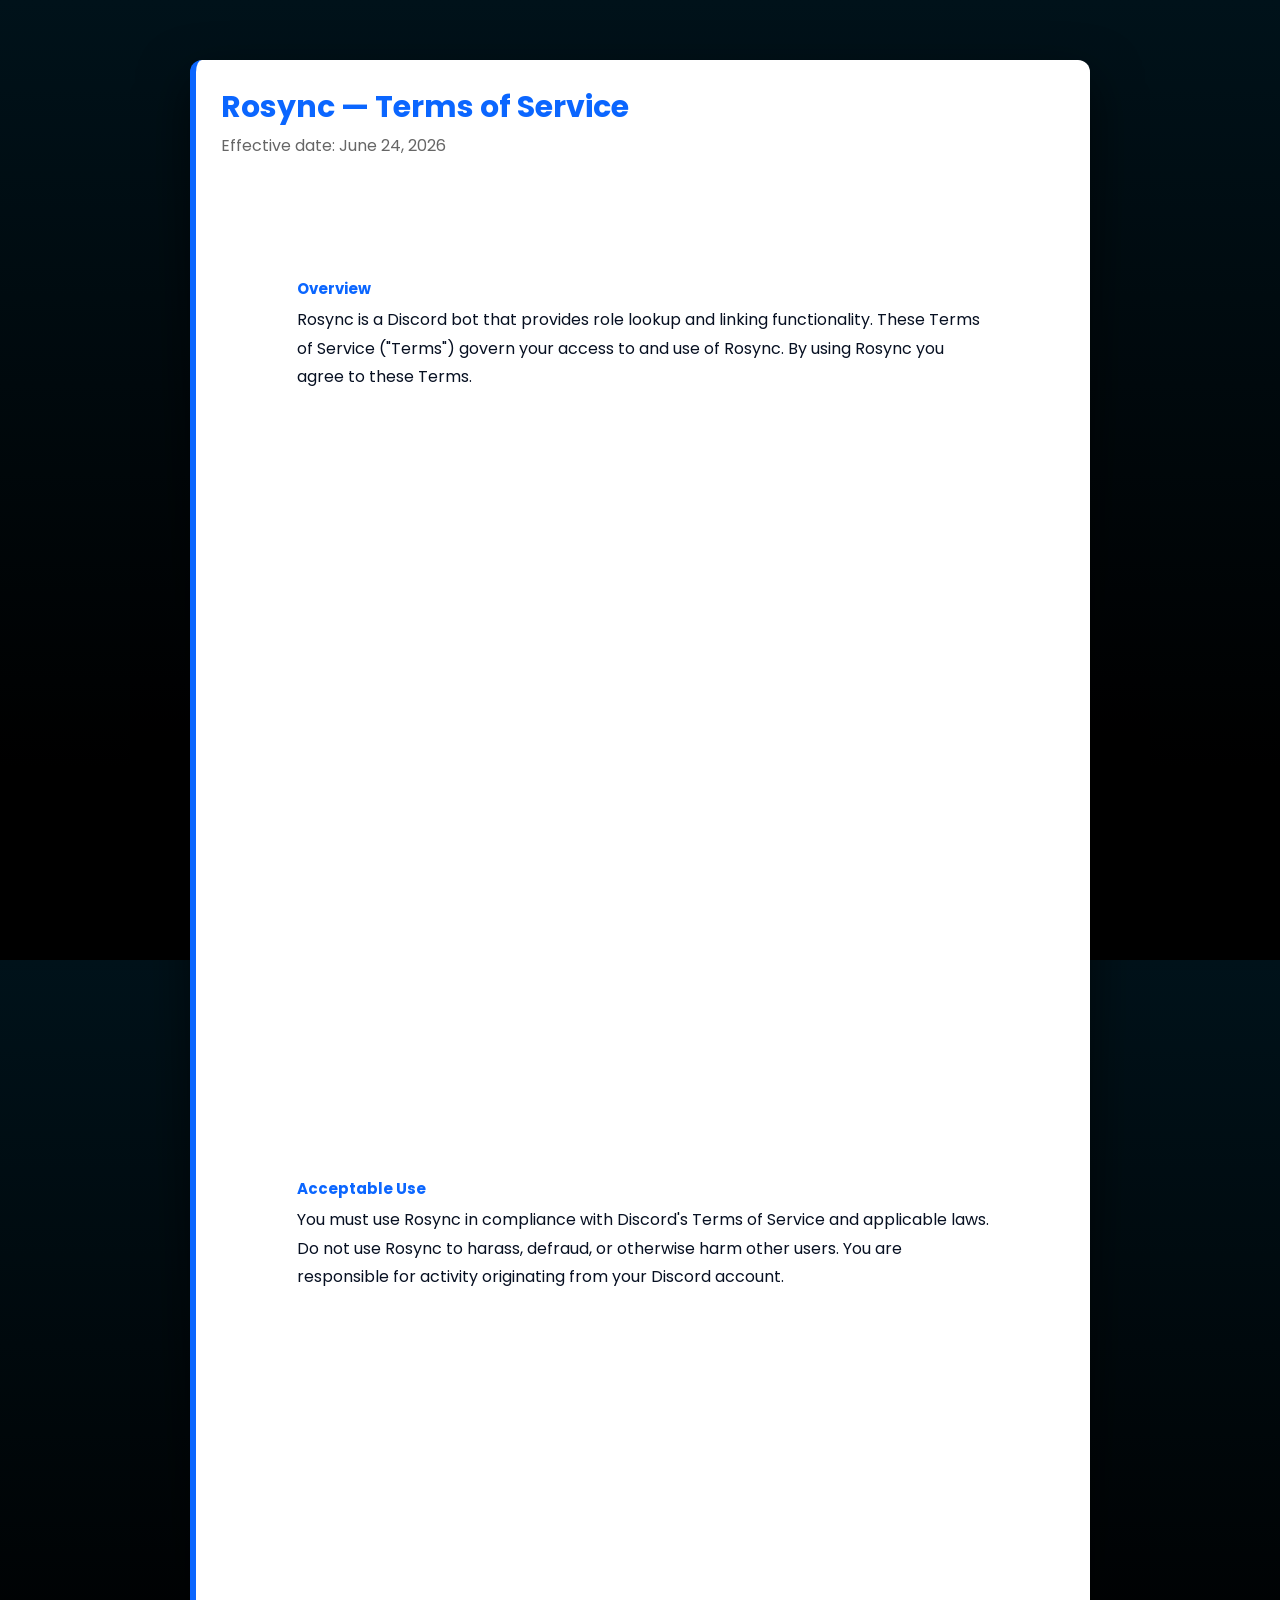
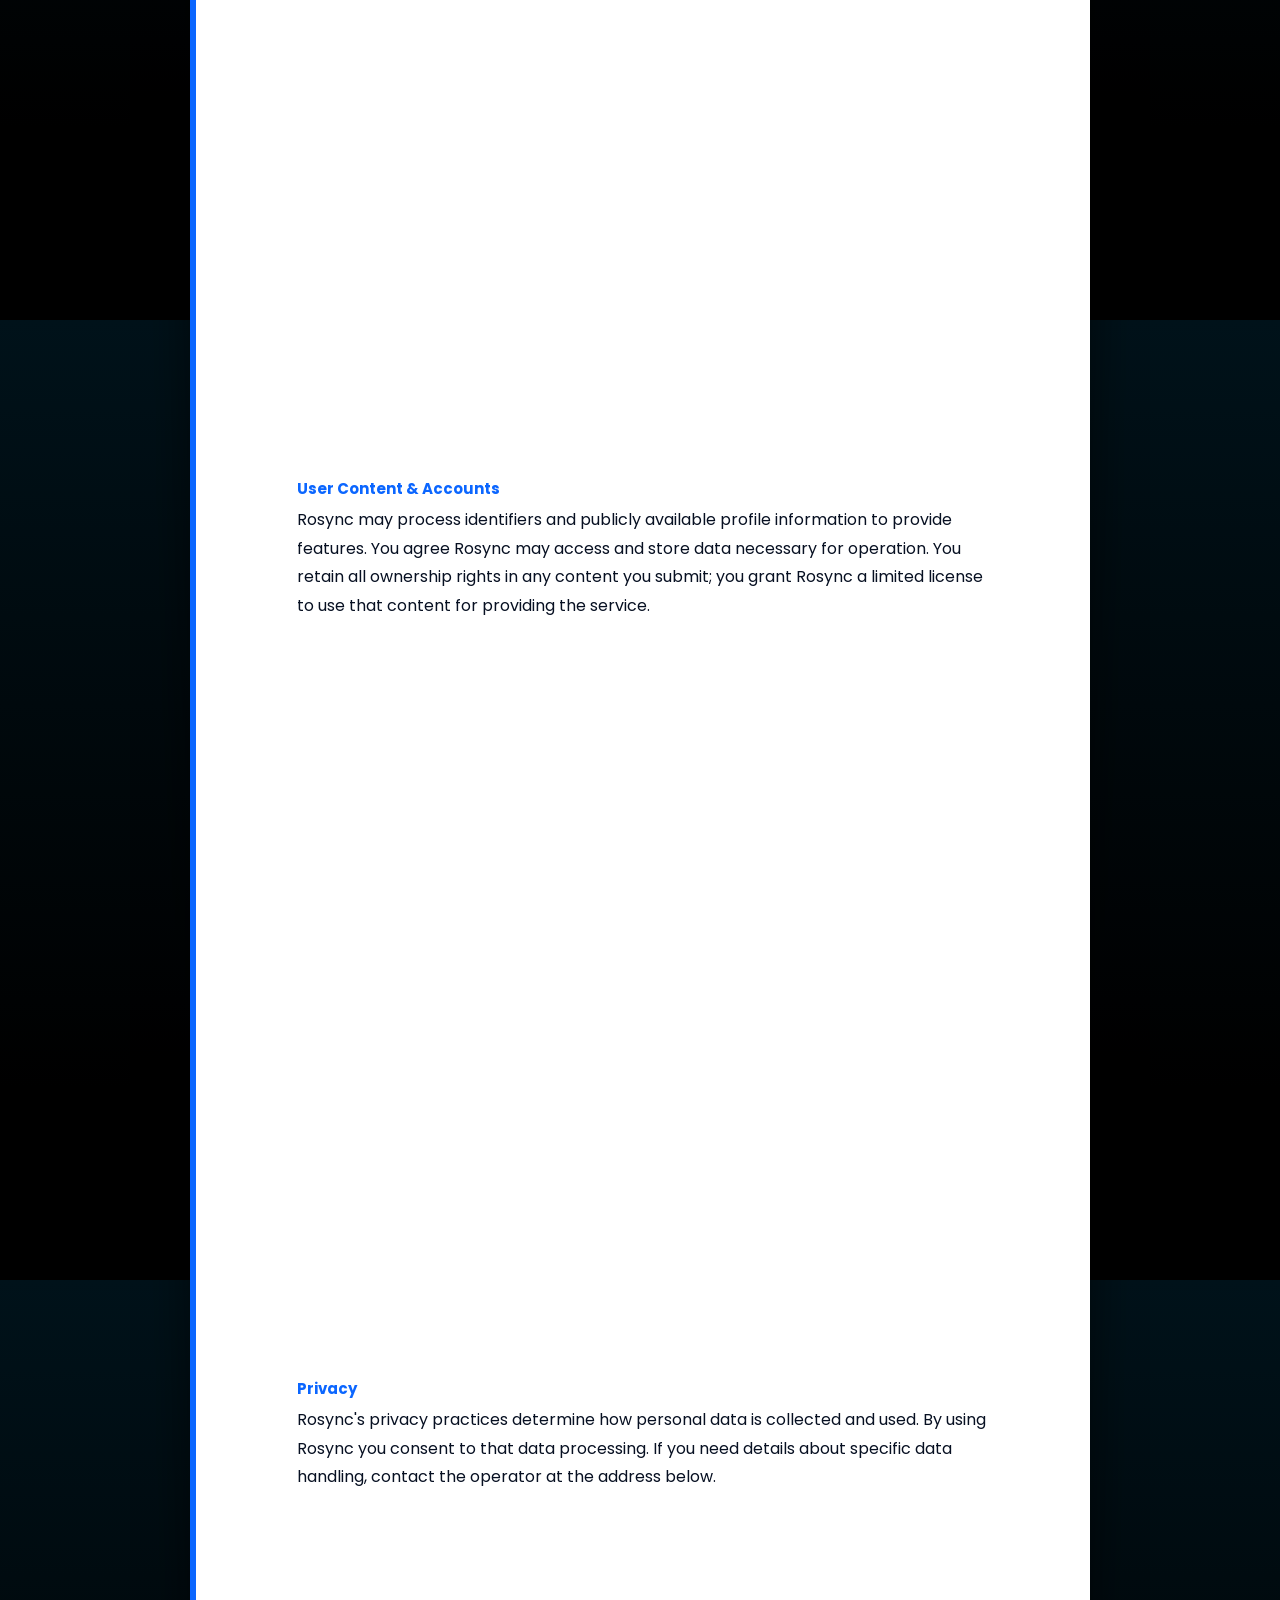
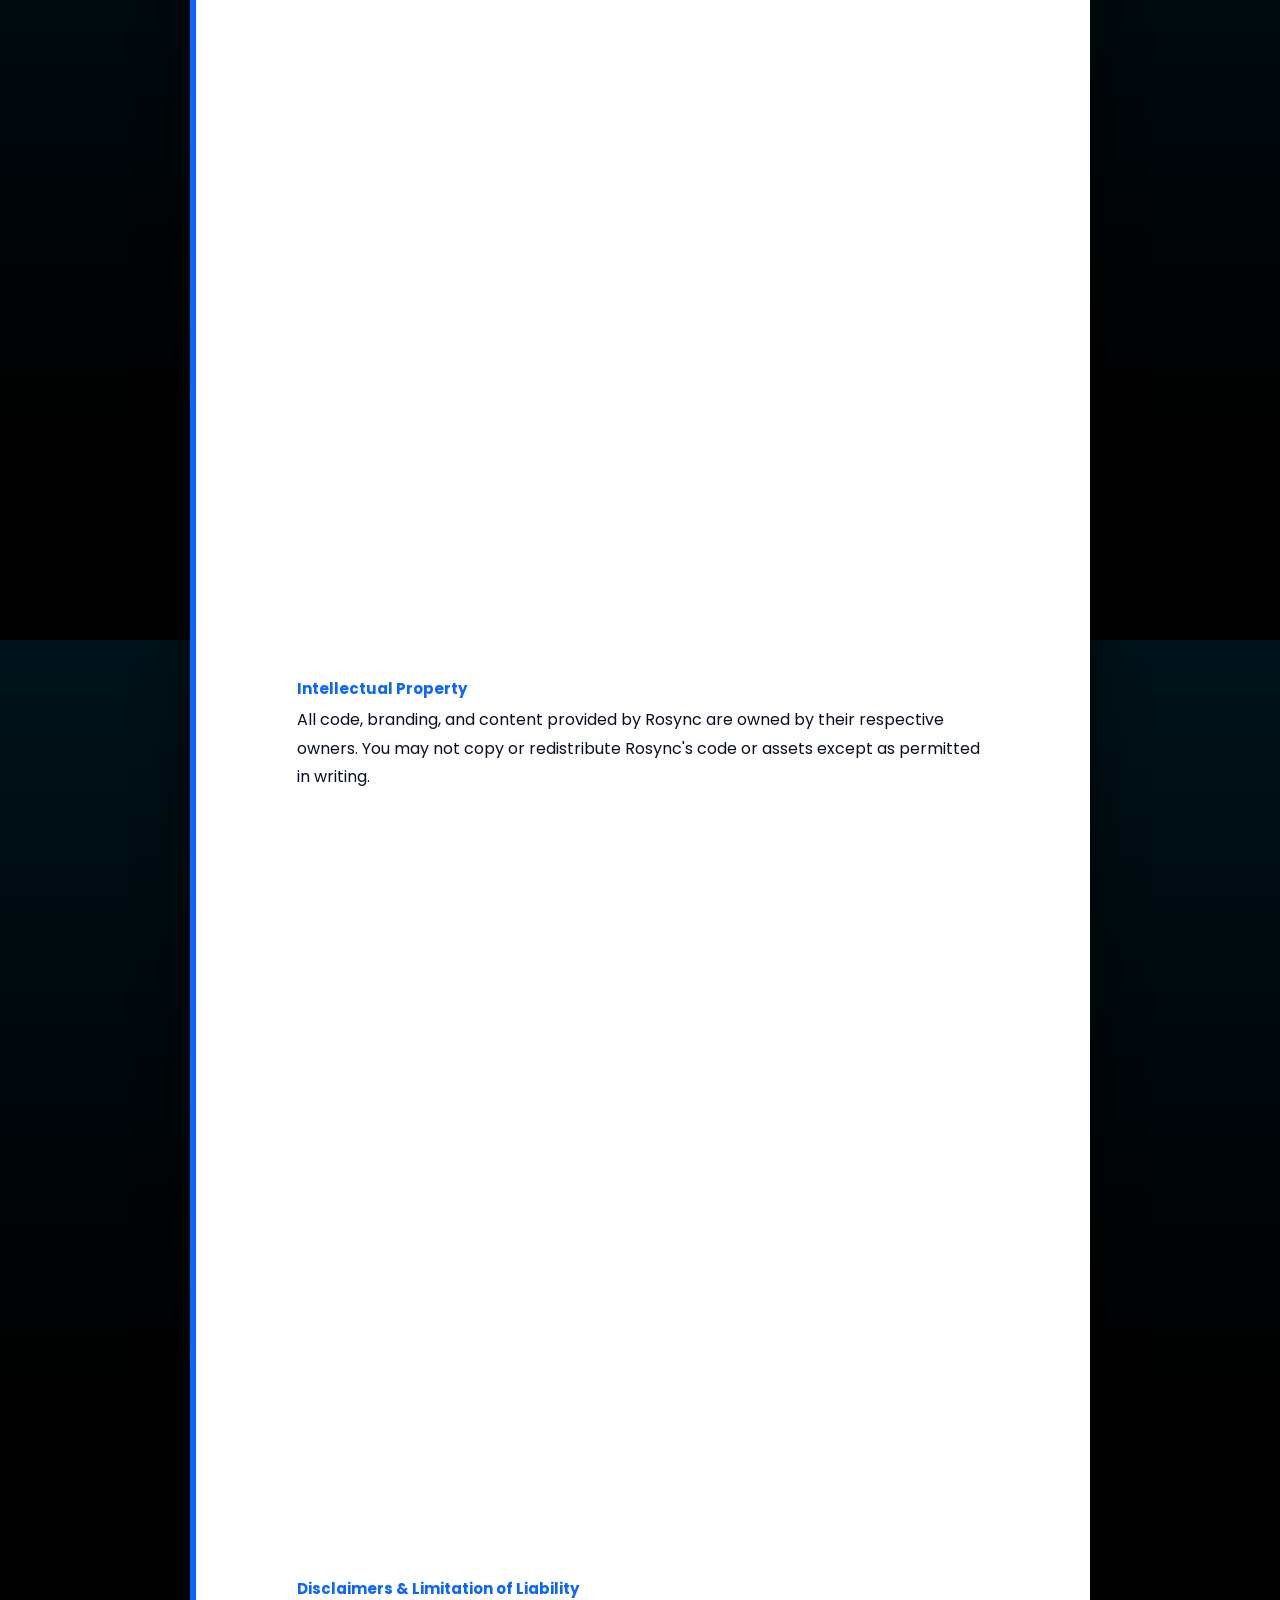
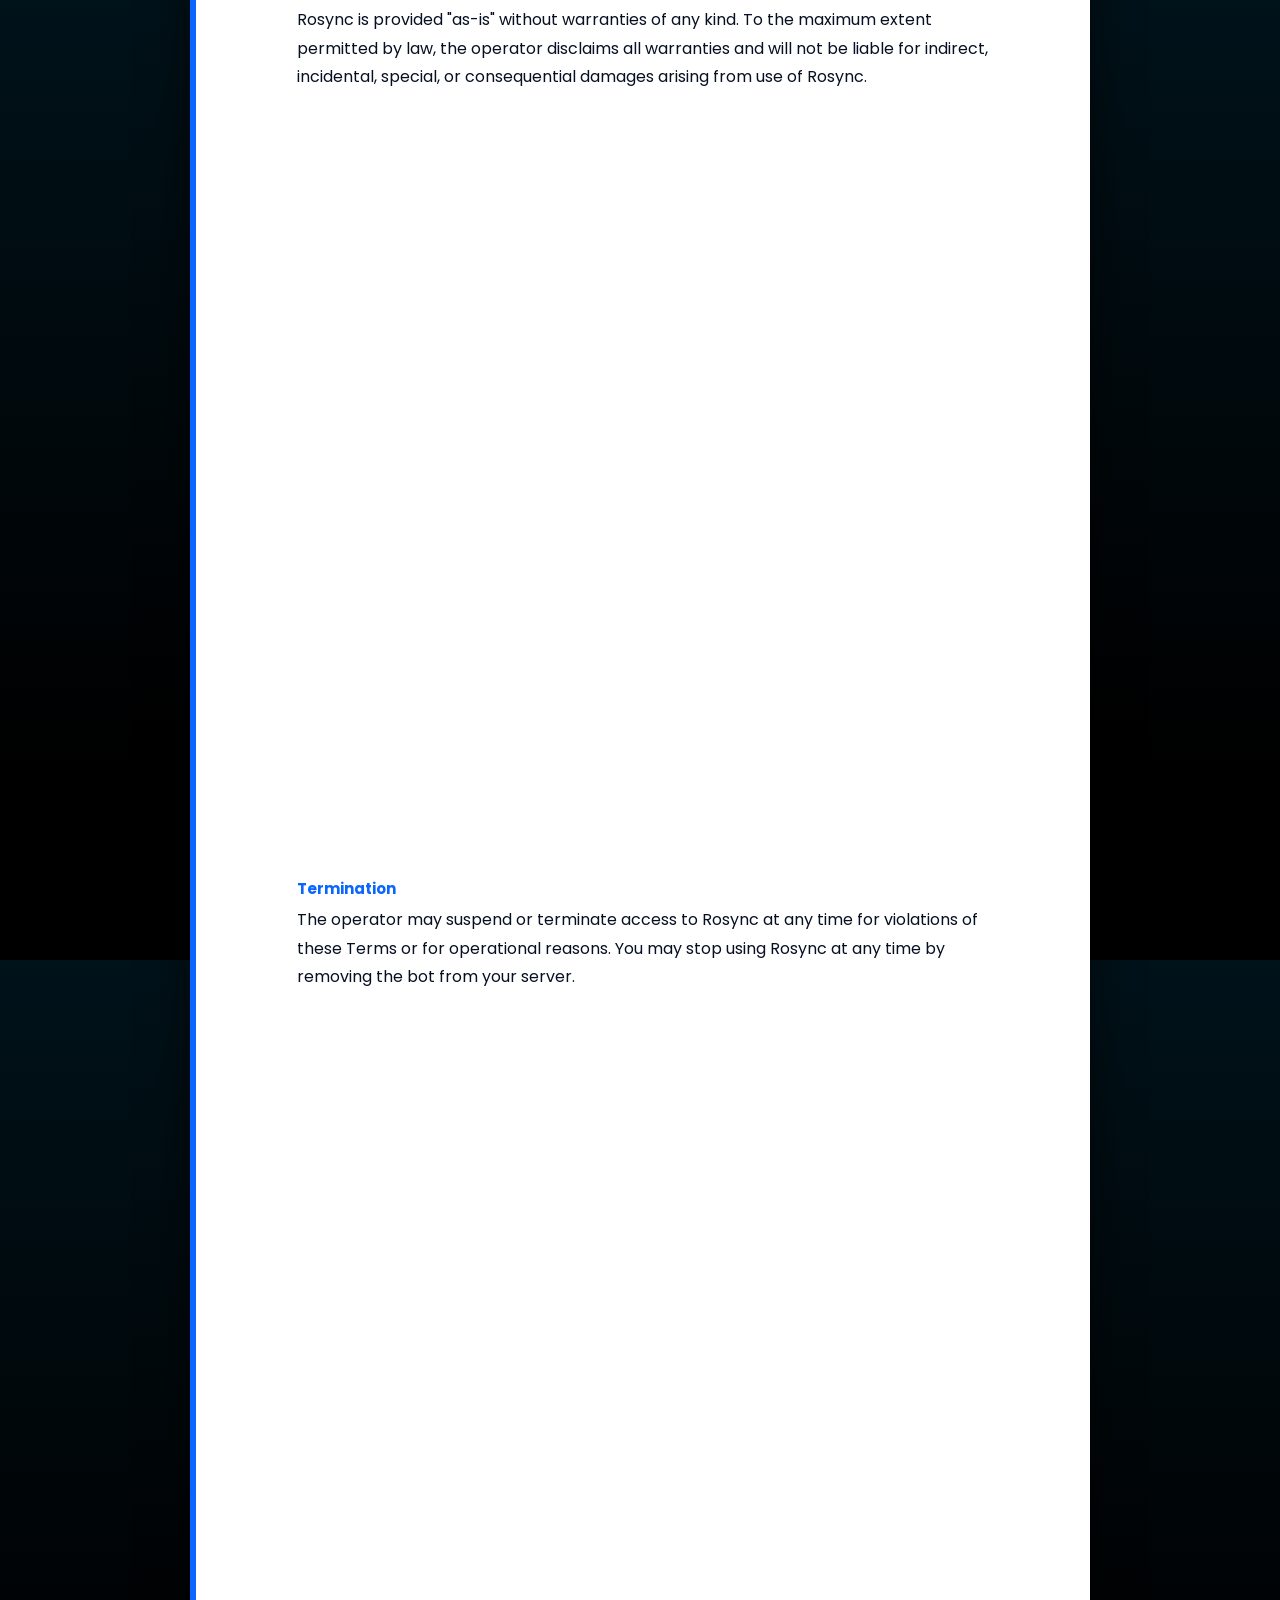
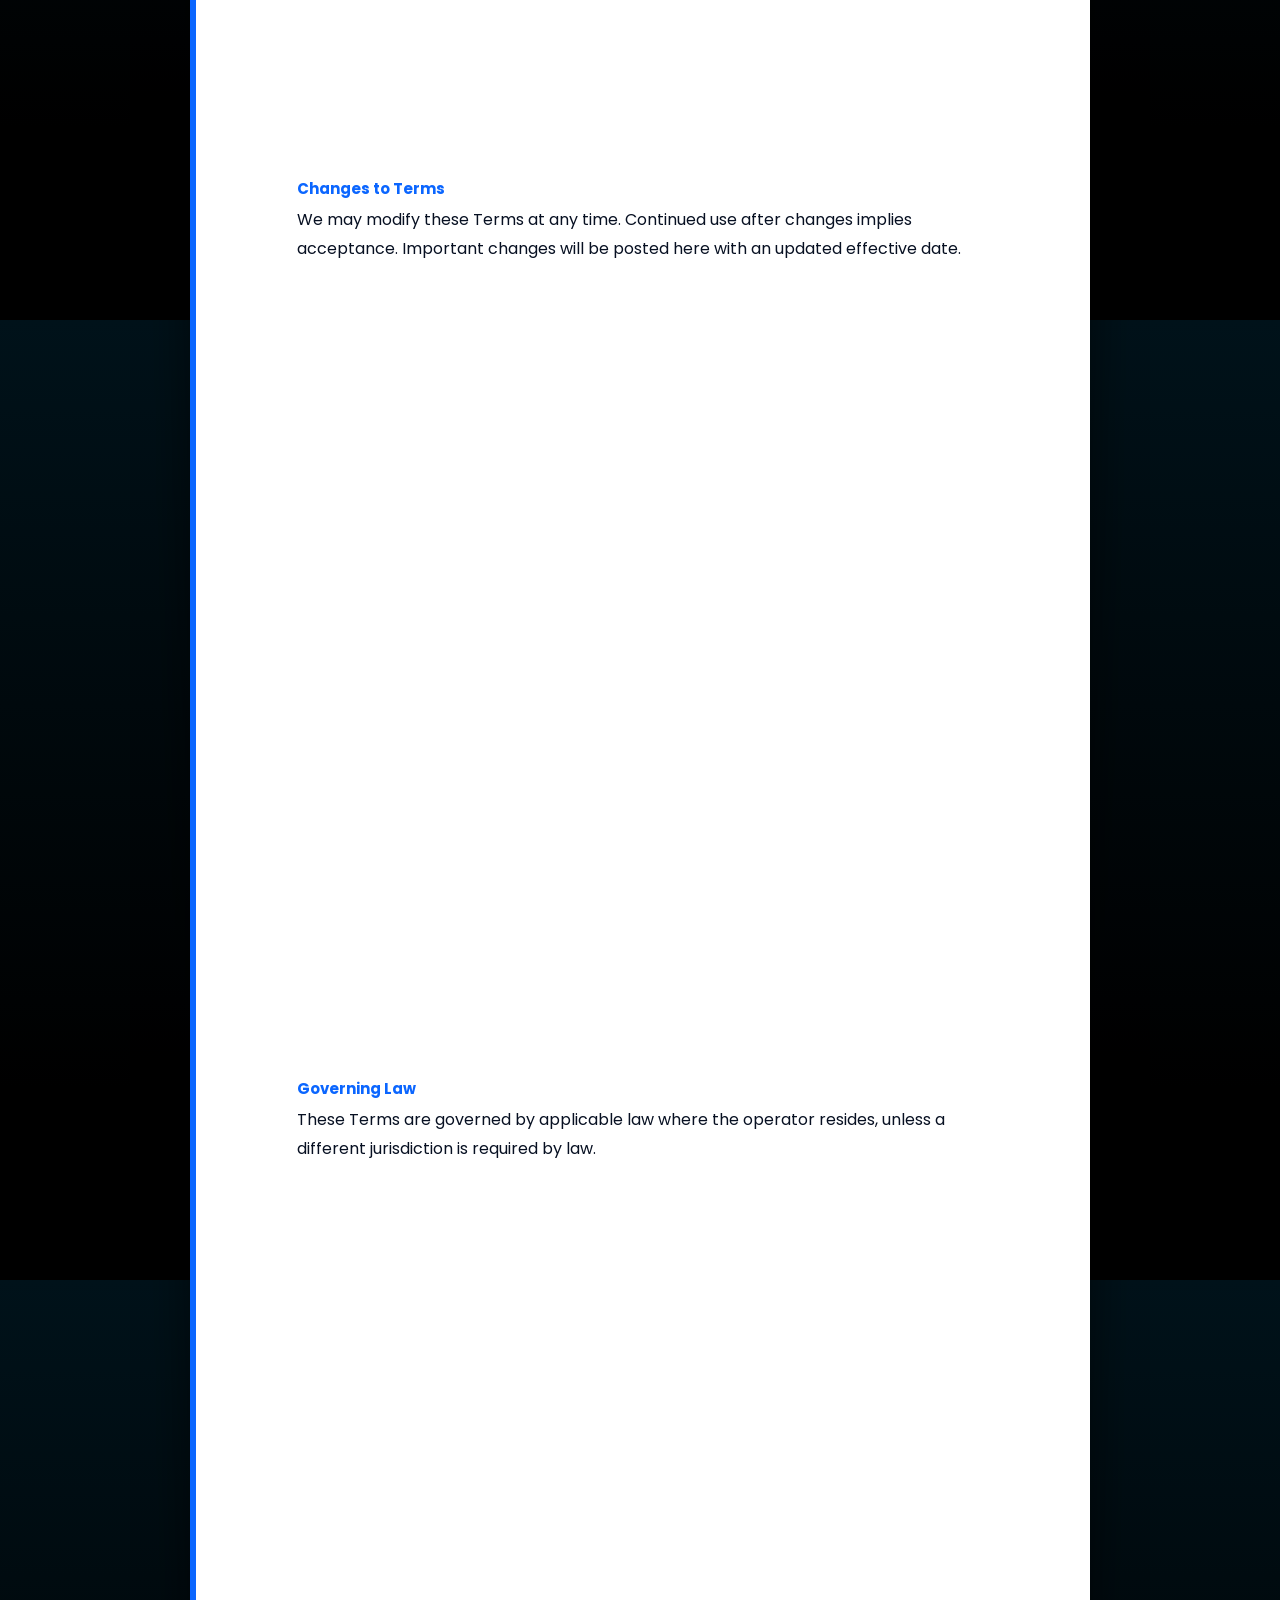
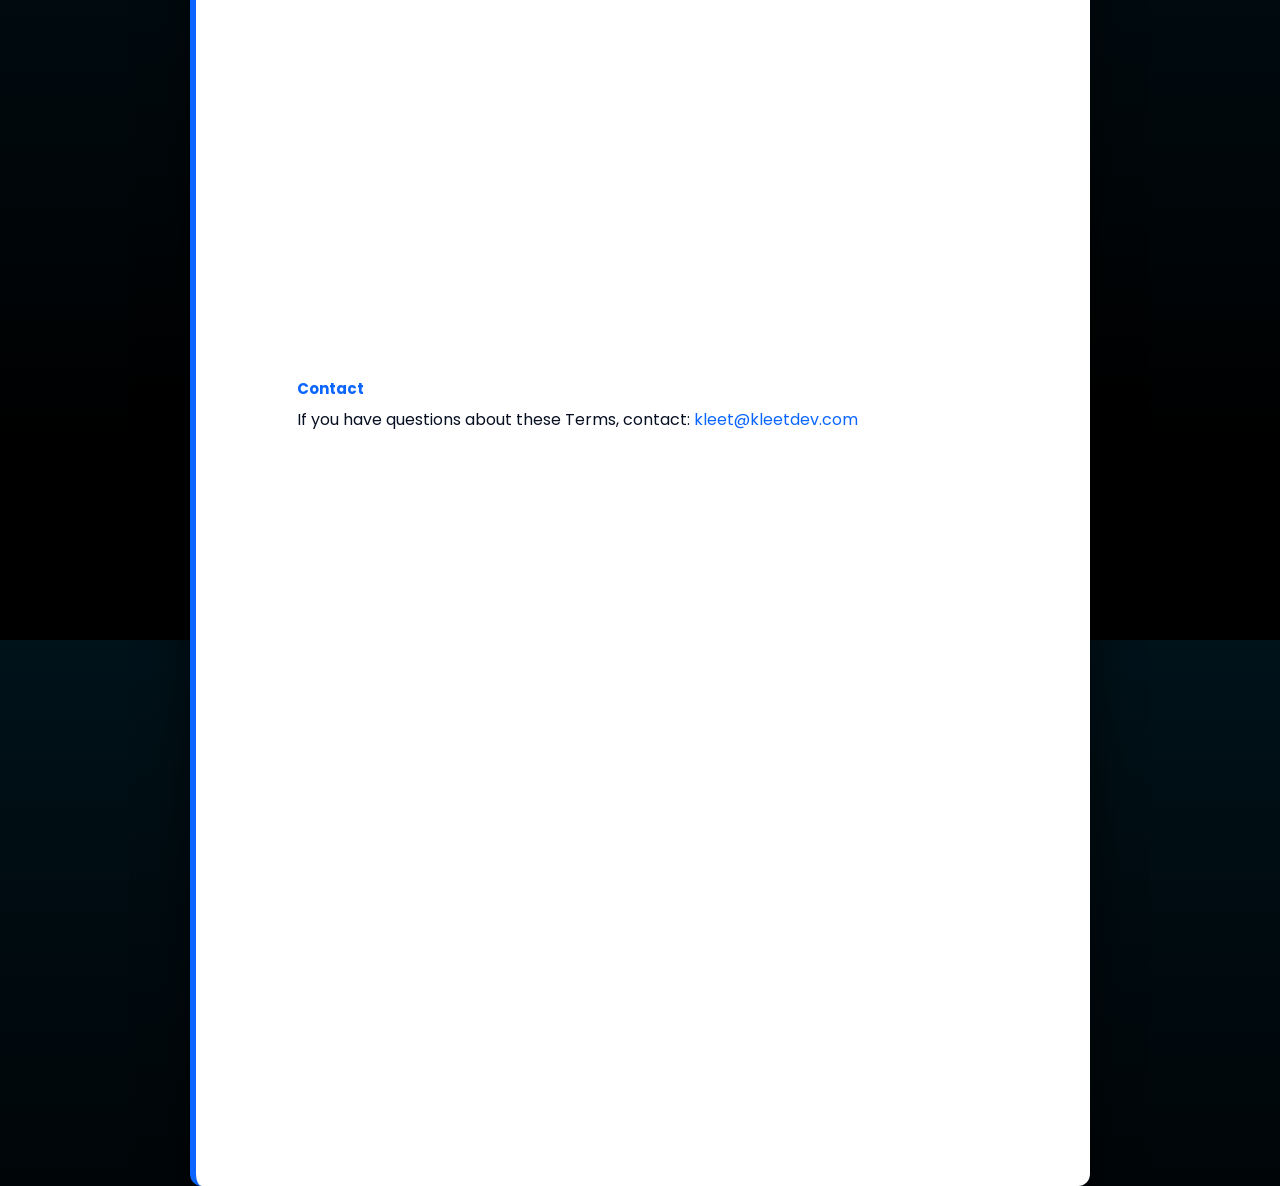
<file: rosynctos/index.html>
<!DOCTYPE html>
<html lang="en">
    <head>
        <meta charset="utf-8">
        <meta name="viewport" content="width=device-width,initial-scale=1">
        <link rel="stylesheet" href="/style.css">
        <title>Rosync — Terms of Service</title>
    </head>
    <body class="tos-page">

        <main class="tos-container">
            <h1>Rosync — Terms of Service</h1>
            <p style="color:#666;">Effective date: June 24, 2026</p>

            <section>
                <h2>Overview</h2>
                <p>Rosync is a Discord bot that provides role lookup and linking functionality. These Terms of Service ("Terms") govern your access to and use of Rosync. By using Rosync you agree to these Terms.</p>
            </section>

            <section>
                <h2>Acceptable Use</h2>
                <p>You must use Rosync in compliance with Discord's Terms of Service and applicable laws. Do not use Rosync to harass, defraud, or otherwise harm other users. You are responsible for activity originating from your Discord account.</p>
            </section>

            <section>
                <h2>User Content & Accounts</h2>
                <p>Rosync may process identifiers and publicly available profile information to provide features. You agree Rosync may access and store data necessary for operation. You retain all ownership rights in any content you submit; you grant Rosync a limited license to use that content for providing the service.</p>
            </section>

            <section>
                <h2>Privacy</h2>
                <p>Rosync's privacy practices determine how personal data is collected and used. By using Rosync you consent to that data processing. If you need details about specific data handling, contact the operator at the address below.</p>
            </section>

            <section>
                <h2>Intellectual Property</h2>
                <p>All code, branding, and content provided by Rosync are owned by their respective owners. You may not copy or redistribute Rosync's code or assets except as permitted in writing.</p>
            </section>

            <section>
                <h2>Disclaimers & Limitation of Liability</h2>
                <p>Rosync is provided "as-is" without warranties of any kind. To the maximum extent permitted by law, the operator disclaims all warranties and will not be liable for indirect, incidental, special, or consequential damages arising from use of Rosync.</p>
            </section>

            <section>
                <h2>Termination</h2>
                <p>The operator may suspend or terminate access to Rosync at any time for violations of these Terms or for operational reasons. You may stop using Rosync at any time by removing the bot from your server.</p>
            </section>

            <section>
                <h2>Changes to Terms</h2>
                <p>We may modify these Terms at any time. Continued use after changes implies acceptance. Important changes will be posted here with an updated effective date.</p>
            </section>

            <section>
                <h2>Governing Law</h2>
                <p>These Terms are governed by applicable law where the operator resides, unless a different jurisdiction is required by law.</p>
            </section>

            <section>
                <h2>Contact</h2>
                <p>If you have questions about these Terms, contact: <a href="mailto:kleet@kleetdev.com">kleet@kleetdev.com</a></p>
            </section>
        </main>

        <script src="/script.js"></script>
    </body>
</html>
</file>
<file: style.css>
@import url('https://fonts.googleapis.com/css2?family=Poppins:wght@100;200;300;400;500;600&display=swap');

* {
    margin: 0;
    padding: 0;
    box-sizing: border-box;
    text-decoration: none;
    border: none;
    outline: none;
    font-family: 'Poppins', sans-serif;
}

html {
    font-size: 62.5%;
    scroll-behavior: smooth;
}

body {
    width: 100%;
    height: 100vh;
    overflow-x: hidden;
    background-color: black;
    color: white;
}

/* ===== HEADER ===== */
header {
    position: fixed;
    top: 0;
    left: 0;
    width: 100%;
    padding: 2rem 9%;
    background-color: rgba(0, 0, 0, 0.85);
    backdrop-filter: blur(10px);
    display: flex;
    justify-content: space-between;
    align-items: center;
    z-index: 100;
    border-bottom: 1px solid rgba(183, 75, 75, 0.15);
}

.logo {
    font-size: 3rem;
    color: #b74b4b;
    font-weight: 800;
    cursor: pointer;
    transition: 0.5s ease;
}

.logo:hover {
    transform: scale(1.1);
}

nav a {
    font-size: 1.8rem;
    color: white;
    margin-left: 4rem;
    font-weight: 500;
    transition: 0.3s ease;
    border-bottom: 3px solid transparent;
}

nav a:hover,
nav a.active {
    color: #b74b4b;
    border-bottom: 3px solid #b74b4b;
}

/* Hamburger menu */
.hamburger {
    display: none;
    font-size: 2.8rem;
    color: #b74b4b;
    cursor: pointer;
}

/* ===== SECTIONS ===== */
section {
    min-height: 100vh;
    /* Increased top padding to account for fixed header */
    padding: 10rem 9% 5rem;
}

/* ===== HOME ===== */
.home {
    display: flex;
    justify-content: center;
    align-items: center;
    gap: 8rem;
    background-color: black;
    padding-top: 0;
}

.home .home-content h1 {
    font-size: 6rem;
    font-weight: 700;
    line-height: 1.3;
}

span {
    color: #b74b4b;
}

.home-content h3 {
    font-size: 4rem;
    margin-bottom: 1rem;
    font-weight: 700;
}

.home-content p {
    font-size: 1.6rem;
    line-height: 1.8;
    max-width: 500px;
}

.home-img {
    border-radius: 50%;
    flex-shrink: 0;
}

.home-img img {
    position: relative;
    width: 32vw;
    max-width: 350px;
    border-radius: 50%;
    /* FIXED: removed invalid "solid" keyword */
    box-shadow: 0 0 25px #b74b4b;
    cursor: pointer;
    transition: 0.3s ease;
}

.home-img img:hover {
    box-shadow: 0 0 50px #b74b4b;
    transform: scale(1.02);
}

/* ===== SOCIAL ICONS ===== */
.social-icons a {
    display: inline-flex;
    justify-content: center;
    align-items: center;
    width: 4rem;
    height: 4rem;
    background-color: transparent;
    border: 0.2rem solid #b74b4b;
    font-size: 2rem;
    border-radius: 50%;
    margin: 3rem 1.5rem 3rem 0;
    transition: 0.3s ease;
    color: #b74b4b;
}

.social-icons a:hover {
    color: black;
    transform: scale(1.3) translateY(-5px);
    background-color: #b74b4b;
    box-shadow: 0 0 25px #b74b4b;
}

/* ===== BUTTON ===== */
.btn {
    display: inline-block;
    padding: 1rem 2.8rem;
    background-color: black;
    border-radius: 4rem;
    font-size: 1.6rem;
    color: #b74b4b;
    letter-spacing: 0.3rem;
    font-weight: 600;
    border: 2px solid #b74b4b;
    transition: 0.3s ease;
    cursor: pointer;
}

.btn:hover {
    transform: scale(1.03);
    background-color: #b74b4b;
    color: black;
    box-shadow: 0 0 25px #b74b4b;
}

/* ===== TYPING TEXT ===== */
.typing-text {
    font-size: 3.4rem;
    font-weight: 600;
    min-width: 280px;
}

.typing-text span {
    position: relative;
}

.typing-text span::before {
    content: "Web Developer";
    color: #b74b4b;
    animation: words 20s infinite;
}

.typing-text span::after {
    content: "";
    background-color: black;
    position: absolute;
    width: calc(100% + 8px);
    height: 100%;
    border-left: 3px solid black;
    /* FIXED: added px unit */
    right: -8px;
    animation: cursor 0.6s infinite;
}

@keyframes cursor {
    to {
        border-left: 3px solid #b74b4b;
    }
}

@keyframes words {
    0%,
    20% {
        content: "Web Developer";
    }
    21%,
    40% {
        content: "Developer";
    }
    41%,
    60% {
        content: "Web Designer";
    }
    61%,
    80% {
        content: "Youtuber";
    }
    81%,
    100% {
        content: "Script Writer";
    }
}

/* ===== SKILL ICONS ===== */
.skill-icon {
    transition: 0.3s ease;
}

.skill-icon img {
    filter: drop-shadow(0 0 10px rgba(183, 75, 75, 0.5));
    transition: 0.3s ease;
}

.skill-icon:hover img {
    filter: drop-shadow(0 0 18px rgba(183, 75, 75, 0.9));
    transform: scale(1.2) translateY(-5px);
}

/* ===== RESPONSIVE ===== */
@media (max-width: 1000px) {
    .home {
        gap: 4rem;
    }
}

@media (max-width: 995px) {
    .hamburger {
        display: block;
    }

    nav {
        position: absolute;
        display: none;
        top: 100%;
        right: 0;
        width: 40%;
        border-left: 3px solid #b74b4b;
        border-bottom: 3px solid #b74b4b;
        border-bottom-left-radius: 2rem;
        padding: 1rem 2rem;
        background-color: #161616;
    }

    nav.open {
        display: block;
    }

    nav a {
        display: block;
        font-size: 2rem;
        margin: 3rem 0;
    }

    nav a:hover,
    nav a.active {
        padding: 1rem;
        border-radius: 0.5rem;
        border-bottom: 0.5rem solid #b74b4b;
    }

    .home {
        flex-direction: column;
        padding-top: 10rem;
        text-align: center;
    }

    .home .home-content h3 {
        font-size: 2.5rem;
    }

    .home-content h1 {
        font-size: 5rem;
    }

    .home-img img {
        width: 60vw;
        max-width: 280px;
    }

    .home-content p {
        margin: 0 auto;
    }

    .social-icons {
        justify-content: center;
        display: flex;
        flex-wrap: wrap;
    }
}

@media (max-width: 480px) {
    html {
        font-size: 55%;
    }

    nav {
        width: 70%;
    }

    .home-img img {
        width: 75vw;
    }
}

/* ===== Rosync TOS Page Theme (blue / black / white) ===== */
.tos-page {
    background: linear-gradient(180deg,#00121a 0%, #000000 80%);
    color: #eaf6ff;
    min-height: 100vh;
}

.tos-page .tos-container {
    max-width: 900px;
    margin: 6rem auto;
    background: #ffffff;
    color: #071022;
    border-radius: 12px;
    padding: 2.5rem 2.5rem;
    box-shadow: 0 20px 50px rgba(0,0,0,0.6);
    border-left: 6px solid #0b66ff;
}

.tos-page h1 {
    color: #0b66ff;
    font-size: 3rem;
    margin-bottom: 0.2rem;
}

.tos-page p.tos-meta {
    color: #6b7c90;
    margin-bottom: 1.5rem;
}

.tos-page h2 {
    color: #0b66ff;
    margin-top: 1.6rem;
    margin-bottom: 0.6rem;
}

.tos-page p {
    color: #071022;
    line-height: 1.8;
    font-size: 1.6rem;
}

.tos-page a {
    color: #0b66ff;
}

@media (max-width: 700px) {
    .tos-page .tos-container {
        margin: 3.5rem 1rem;
        padding: 1.6rem;
    }
    .tos-page h1 { font-size: 2.2rem; }
}
</file>
